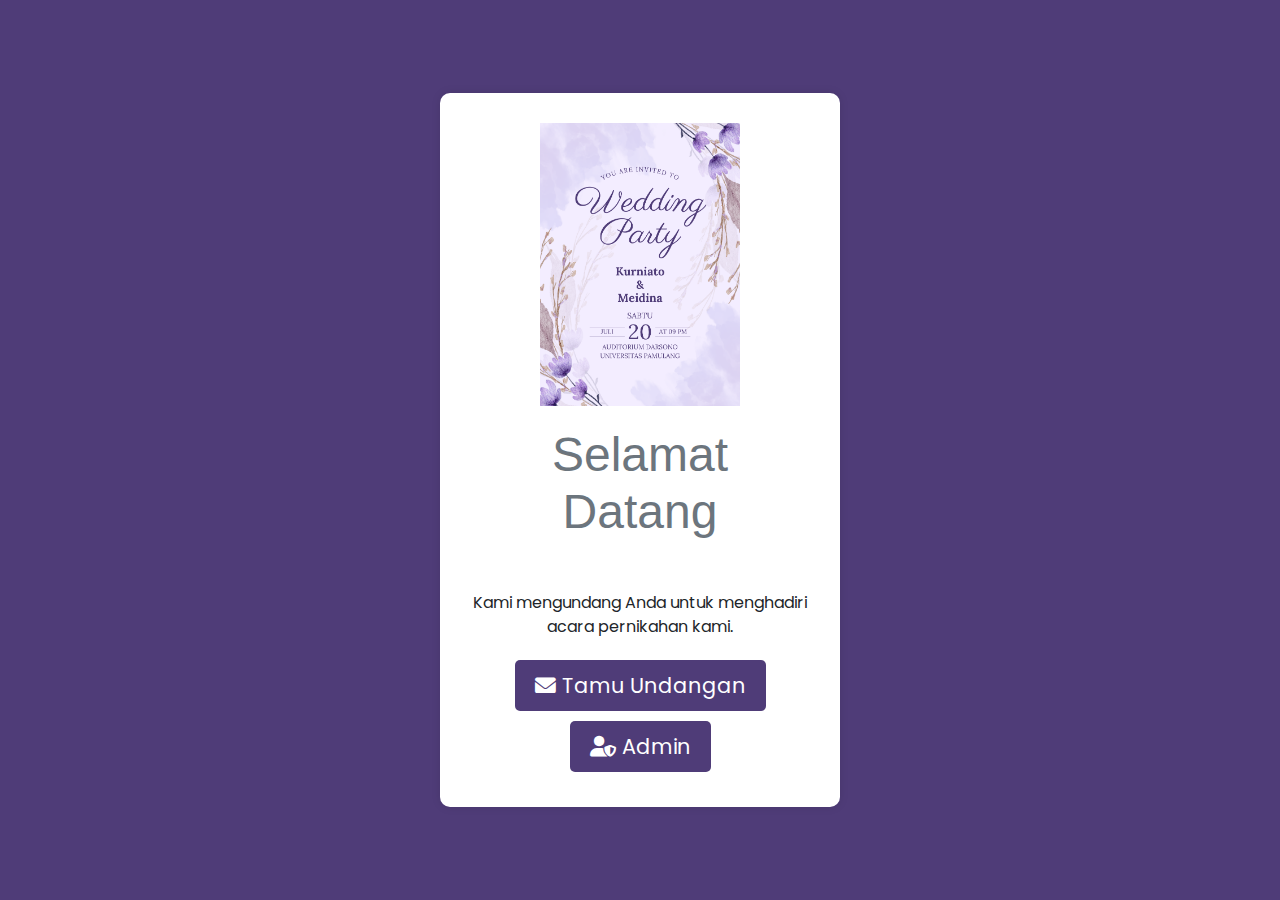
<file: index.html>
<!DOCTYPE html>
<html lang="id">
<head>
    <meta charset="UTF-8">
    <meta name="viewport" content="width=device-width, initial-scale=1.0">
    <title>Selamat Datang</title>
    
    <link href="https://cdn.jsdelivr.net/npm/bootstrap@5.3.0-alpha1/dist/css/bootstrap.min.css" rel="stylesheet">
    <link href="https://fonts.googleapis.com/css2?family=Poppins:wght@300;400;500;600&family=Dancing+Script:wght@400;500;600;700&display=swap" rel="stylesheet">
    <link rel="stylesheet" href="https://cdnjs.cloudflare.com/ajax/libs/font-awesome/6.0.0-beta3/css/all.min.css">

    <style>
        body {
            background-color: #4F3C78;
            font-family: 'Poppins', sans-serif;
            display: flex;
            justify-content: center;
            align-items: center;
            height: 100vh;
            margin: 0;
            overflow: hidden;
        }

        .welcome-card {
            background-color: #ffffff;
            border: none;
            border-radius: 10px;
            box-shadow: 0 0 10px rgba(0, 0, 0, 0.1);
            text-align: center;
            padding: 30px;
            max-width: 400px;
            width: 100%;
            opacity: 1;
            transition: opacity 1s ease-in-out;
        }

        .welcome-card img {
            max-width: 200px;
            height: auto;
            margin-bottom: 20px;
        }

        .welcome-title {
            font-size: 3.0rem;
            color: #6c757d;
            margin-bottom: 50px;
            font-family: Mistral, Helvetica, sans-serif;
        }

        .welcome-card p {
        }

        .welcome-button,
        .admin-button {
            font-size: 1.3rem;
            color: #ffffff;
            background-color: #4F3C78;
            border: none;
            border-radius: 5px;
            padding: 10px 20px;
            text-decoration: none;
            transition: background-color 0.3s;
            margin: 5px;
            cursor: pointer;
            outline: none;
        }

        .welcome-button:hover,
        .admin-button:hover {
            background-color: #4400ff;
        }

        @media (max-width: 768px) {
            body {
                padding: 10px;
                height: 100vh;
                display: flex;
                justify-content: center;
                align-items: center;
            }
            .welcome-card {
                padding: 20px;
            }
            .welcome-title {
                font-size: 2rem;
            }
            .welcome-button,
            .admin-button {
                font-size: 1rem;
                padding: 8px 16px;
            }
        }

        @media (max-width: 480px) {
            body {
                padding: 10px;
                height: 100vh;
                display: flex;
                justify-content: center;
                align-items: center;
            }
            .welcome-title {
                font-size: 1.5rem;
            }
            .welcome-card img {
                max-width: 150px;
            }
            .welcome-button,
            .admin-button {
                font-size: 0.9rem;
                padding: 6px 12px;
            }
        }
    </style>
</head>
<body>
    
    <!-- Audio Backsound -->
    <audio autoplay loop>
        <source src="assets/audio/apake.mp3" type="audio/mpeg">
        Your browser does not support the audio element.
    </audio>

    <div class="welcome-card" id="welcomeCard">
        <img src="assets/img/indexx.png" alt="Gambar Selamat Datang">
        <h1 class="welcome-title">Selamat Datang</h1>
        <p>Kami mengundang Anda untuk menghadiri acara pernikahan kami.</p>
        <button class="welcome-button" id="openInvitationButton">
            <i class="fas fa-envelope"></i> Tamu Undangan
        </button>
        <button class="admin-button" id="adminButton">
            <i class="fas fa-user-shield"></i> Admin
        </button>
    </div>

    <script>
        document.getElementById('openInvitationButton').addEventListener('click', function() {
            const welcomeCard = document.getElementById('welcomeCard');
            welcomeCard.classList.add('fade-out');
            setTimeout(function() {
                window.location.href = 'undangan.html';
            }, 1000);
        });

        document.getElementById('adminButton').addEventListener('click', function() {
            const username = prompt("Masukkan Username:");
            const password = prompt("Masukkan Password:");
            if (username === "admin" && password === "unpam") {
                window.location.href = 'admin.php';
            } else {
                alert("Username atau Password salah.");
            }
        });
    </script>
</body>
</html>
</file>
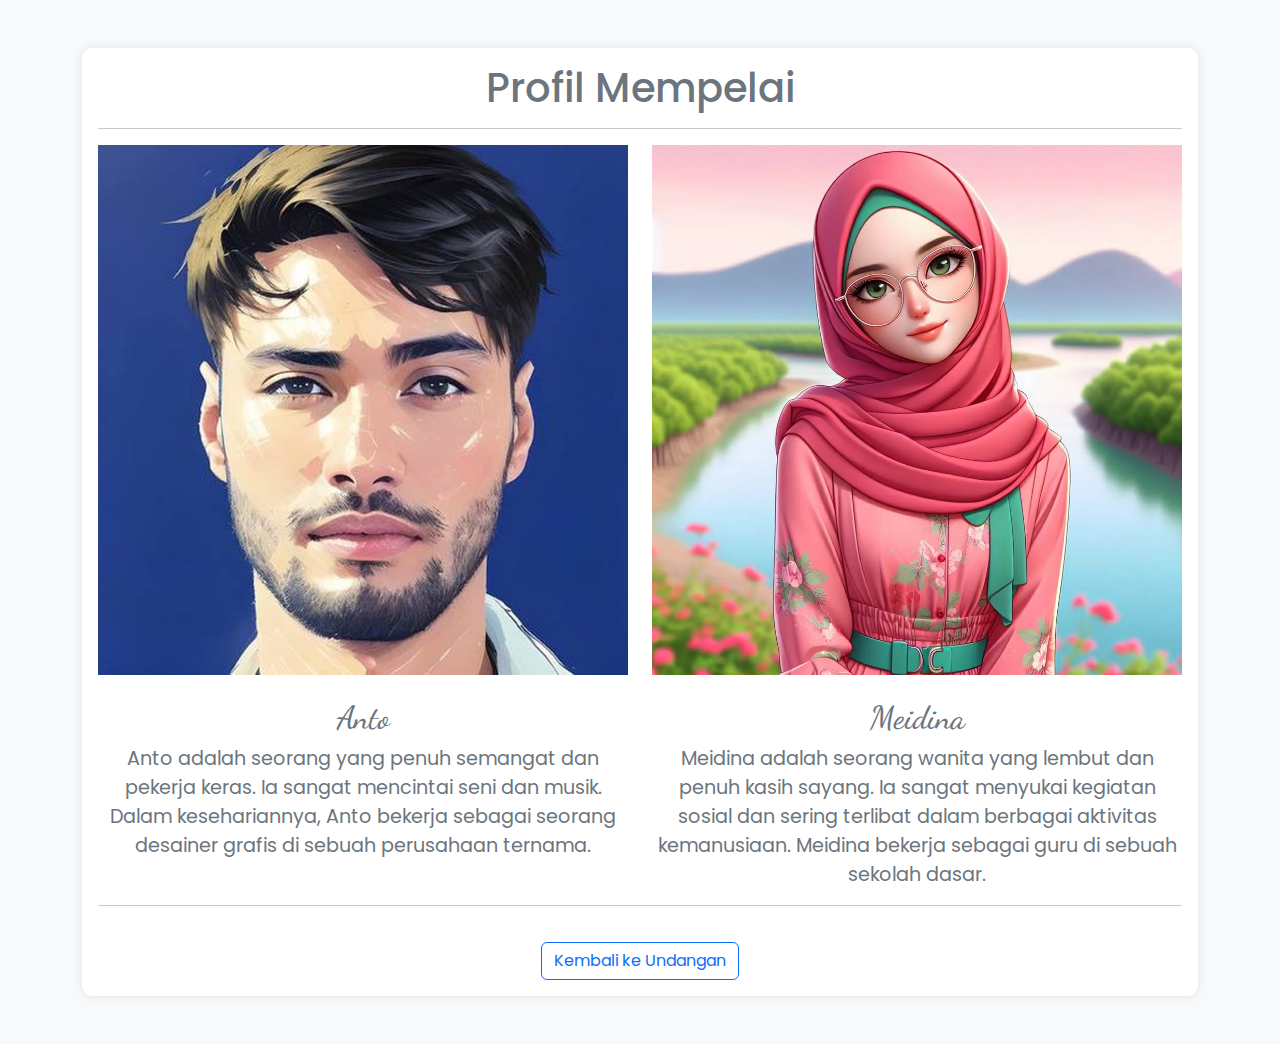
<file: profil.html>
<!DOCTYPE html>
<html lang="en">
<head>
    <meta charset="UTF-8">
    <meta name="viewport" content="width=device-width, initial-scale=1.0">
    <title>Profil Mempelai</title>
    <!-- Bootstrap CSS -->
    <link href="https://cdn.jsdelivr.net/npm/bootstrap@5.3.0-alpha1/dist/css/bootstrap.min.css" rel="stylesheet">
    <!-- Font Awesome CSS -->
    <link rel="stylesheet" href="https://cdnjs.cloudflare.com/ajax/libs/font-awesome/6.0.0-beta3/css/all.min.css" integrity="sha512-Xb7P0yU69QcoU88lIbi4ecGVi+5e62/3N/vkFhjItb9+G7IQG2qGYZi17WWY9Rb6KCrdbKfNkftXNv/yu3kW5g==" crossorigin="anonymous" referrerpolicy="no-referrer" />
    <!-- Google Fonts - Poppins and Dancing Script -->
    <link href="https://fonts.googleapis.com/css2?family=Poppins:wght@300;400;500;600&family=Dancing+Script:wght@400;500;600;700&display=swap" rel="stylesheet">
    <!-- Custom CSS -->
    <style>
        body {
            background-color: #f8f9fa;
            font-family: 'Poppins', sans-serif;
        }

        .card {
            background-color: #ffffff;
            border: none;
            border-radius: 10px;
            box-shadow: 0 0 10px rgba(0, 0, 0, 0.1);
            margin-top: 30px;
        }

        .card-title {
            font-size: 2.5rem;
            color: #6c757d;
        }

        .card-text {
            font-size: 1.2rem;
            color: #6c757d;
        }

        .latin-font {
            font-family: 'Dancing Script', cursive;
            font-size: 2rem;
            color: #6c757d;
        }

        .img-fluid {
            max-width: 100%;
            height: auto;
        }

        .btn-back {
            margin-top: 20px;
        }
    </style>
</head>
<body>
    <audio id="background-music" loop>
        <source src="assets/audio/drunk.mp3" type="audio/mpeg">
        Your browser does not support the audio element.
    </audio>

    <div class="container my-5">
        <div class="card">
            <div class="card-body text-center">
                <h1 class="card-title">Profil Mempelai</h1>
                <hr>
                <div class="row">
                    <div class="col-md-6">
                        <img src="assets/img/a.jpg" class="img-fluid mb-4" alt="Foto Anto">
                        <h2 class="latin-font">Anto</h2>
                        <p class="card-text">Anto adalah seorang yang penuh semangat dan pekerja keras. Ia sangat mencintai seni dan musik. Dalam kesehariannya, Anto bekerja sebagai seorang desainer grafis di sebuah perusahaan ternama.</p>
                    </div>
                    <div class="col-md-6">
                        <img src="assets/img/d.png" class="img-fluid mb-4" alt="Foto Meidina">
                        <h2 class="latin-font">Meidina</h2>
                        <p class="card-text">Meidina adalah seorang wanita yang lembut dan penuh kasih sayang. Ia sangat menyukai kegiatan sosial dan sering terlibat dalam berbagai aktivitas kemanusiaan. Meidina bekerja sebagai guru di sebuah sekolah dasar.</p>
                    </div>
                </div>
                <hr>
                <a href="undangan.html" class="btn btn-outline-primary btn-back">
                    <i class="fas fa-arrow-left"></i> Kembali ke Undangan
                </a>
            </div>
        </div>
    </div>

    <!-- Bootstrap Bundle with Popper -->
    <script src="https://cdn.jsdelivr.net/npm/bootstrap@5.3.0-alpha1/dist/js/bootstrap.bundle.min.js"></script>
    <script>
        window.addEventListener('load', function() {
            var audio = document.getElementById('background-music');
            audio.play().catch(function(error) {
                console.log('Background music play was prevented by the browser:', error);
            });
        });
    </script>
</body>
</html>
</file>
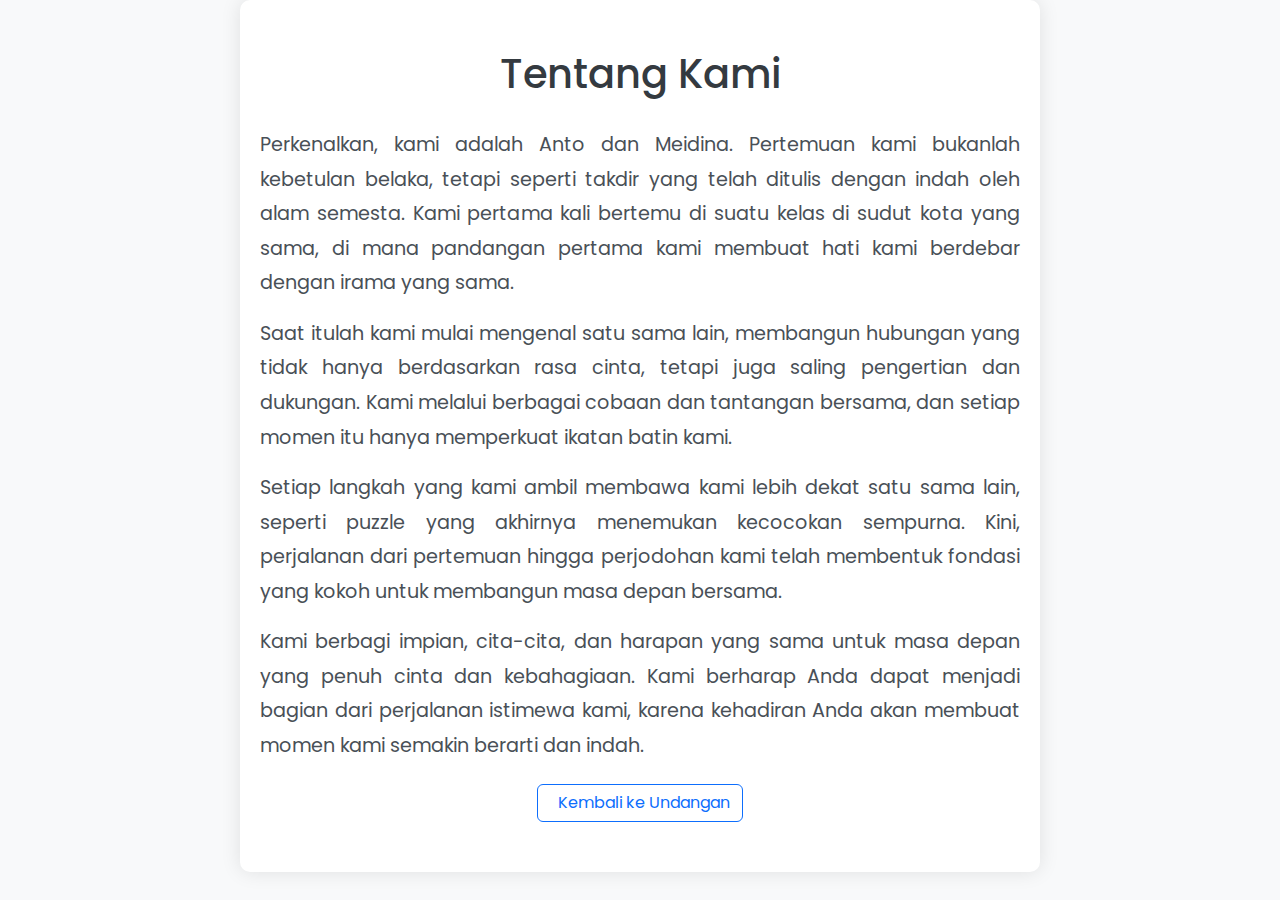
<file: tentang_kami.html>
<!DOCTYPE html>
<html lang="en">
<head>
    <meta charset="UTF-8">
    <meta name="viewport" content="width=device-width, initial-scale=1.0">
    <title>Tentang Kami</title>
    <!-- Bootstrap CSS -->
    <link href="https://cdn.jsdelivr.net/npm/bootstrap@5.3.0-alpha1/dist/css/bootstrap.min.css" rel="stylesheet">
    <!-- Font Awesome CSS -->
    <link rel="stylesheet" href="https://cdnjs.cloudflare.com/ajax/libs/font-awesome/6.0.0-beta3/css/all.min.css" integrity="sha512-Xb7P0yU69QcoU88lIbi4ecGVi+5e62/3N/vkFhjItb9+G7IQG2qGYZi17WWY9Rb6KCrdbKfNkftXNv/yu3kW5g==" crossorigin="anonymous" referrerpolicy="no-referrer" />
    <!-- Google Fonts - Poppins and Dancing Script -->
    <link href="https://fonts.googleapis.com/css2?family=Poppins:wght@300;400;500;600&family=Dancing+Script:wght@400;500;600;700&display=swap" rel="stylesheet">
    <!-- Custom CSS -->
    <style>
        body {
            background-color: #f8f9fa;
            font-family: 'Poppins', sans-serif;
            color: #495057;
        }

        .container {
            max-width: 800px;
            margin: auto;
            padding: 50px 20px;
            text-align: justify;
            background-color: #ffffff;
            border-radius: 10px;
            box-shadow: 0 0 20px rgba(0, 0, 0, 0.1);
        }

        h1 {
            font-size: 2.5rem;
            color: #343a40;
            text-align: center;
            margin-bottom: 30px;
        }

        p {
            font-size: 1.2rem;
            line-height: 1.8;
        }

        .btn-back {
            margin-top: 20px;
            text-align: center;
        }
    </style>
</head>
<body>
    <!-- Audio Player -->
    <audio id="bg-music" autoplay loop>
        <source src="assets/audio/background-music.mp3" type="audio/mpeg">
        Your browser does not support the audio element.
    </audio>

    <div class="container">
        <h1>Tentang Kami</h1>
        <p>Perkenalkan, kami adalah Anto dan Meidina. Pertemuan kami bukanlah kebetulan belaka, tetapi seperti takdir yang telah ditulis dengan indah oleh alam semesta. Kami pertama kali bertemu di suatu kelas di sudut kota yang sama, di mana pandangan pertama kami membuat hati kami berdebar dengan irama yang sama.</p>
        <p>Saat itulah kami mulai mengenal satu sama lain, membangun hubungan yang tidak hanya berdasarkan rasa cinta, tetapi juga saling pengertian dan dukungan. Kami melalui berbagai cobaan dan tantangan bersama, dan setiap momen itu hanya memperkuat ikatan batin kami.</p>
        <p>Setiap langkah yang kami ambil membawa kami lebih dekat satu sama lain, seperti puzzle yang akhirnya menemukan kecocokan sempurna. Kini, perjalanan dari pertemuan hingga perjodohan kami telah membentuk fondasi yang kokoh untuk membangun masa depan bersama.</p>
        <p>Kami berbagi impian, cita-cita, dan harapan yang sama untuk masa depan yang penuh cinta dan kebahagiaan. Kami berharap Anda dapat menjadi bagian dari perjalanan istimewa kami, karena kehadiran Anda akan membuat momen kami semakin berarti dan indah.</p>

        <div class="btn-back">
            <a href="undangan.html" class="btn btn-outline-primary">
                <i class="fas fa-arrow-left me-2"></i> Kembali ke Undangan
            </a>
        </div>
    </div>

    <!-- Bootstrap Bundle with Popper -->
    <script src="https://cdn.jsdelivr.net/npm/bootstrap@5.3.0-alpha1/dist/js/bootstrap.bundle.min.js"></script>
</body>
</html>
</file>
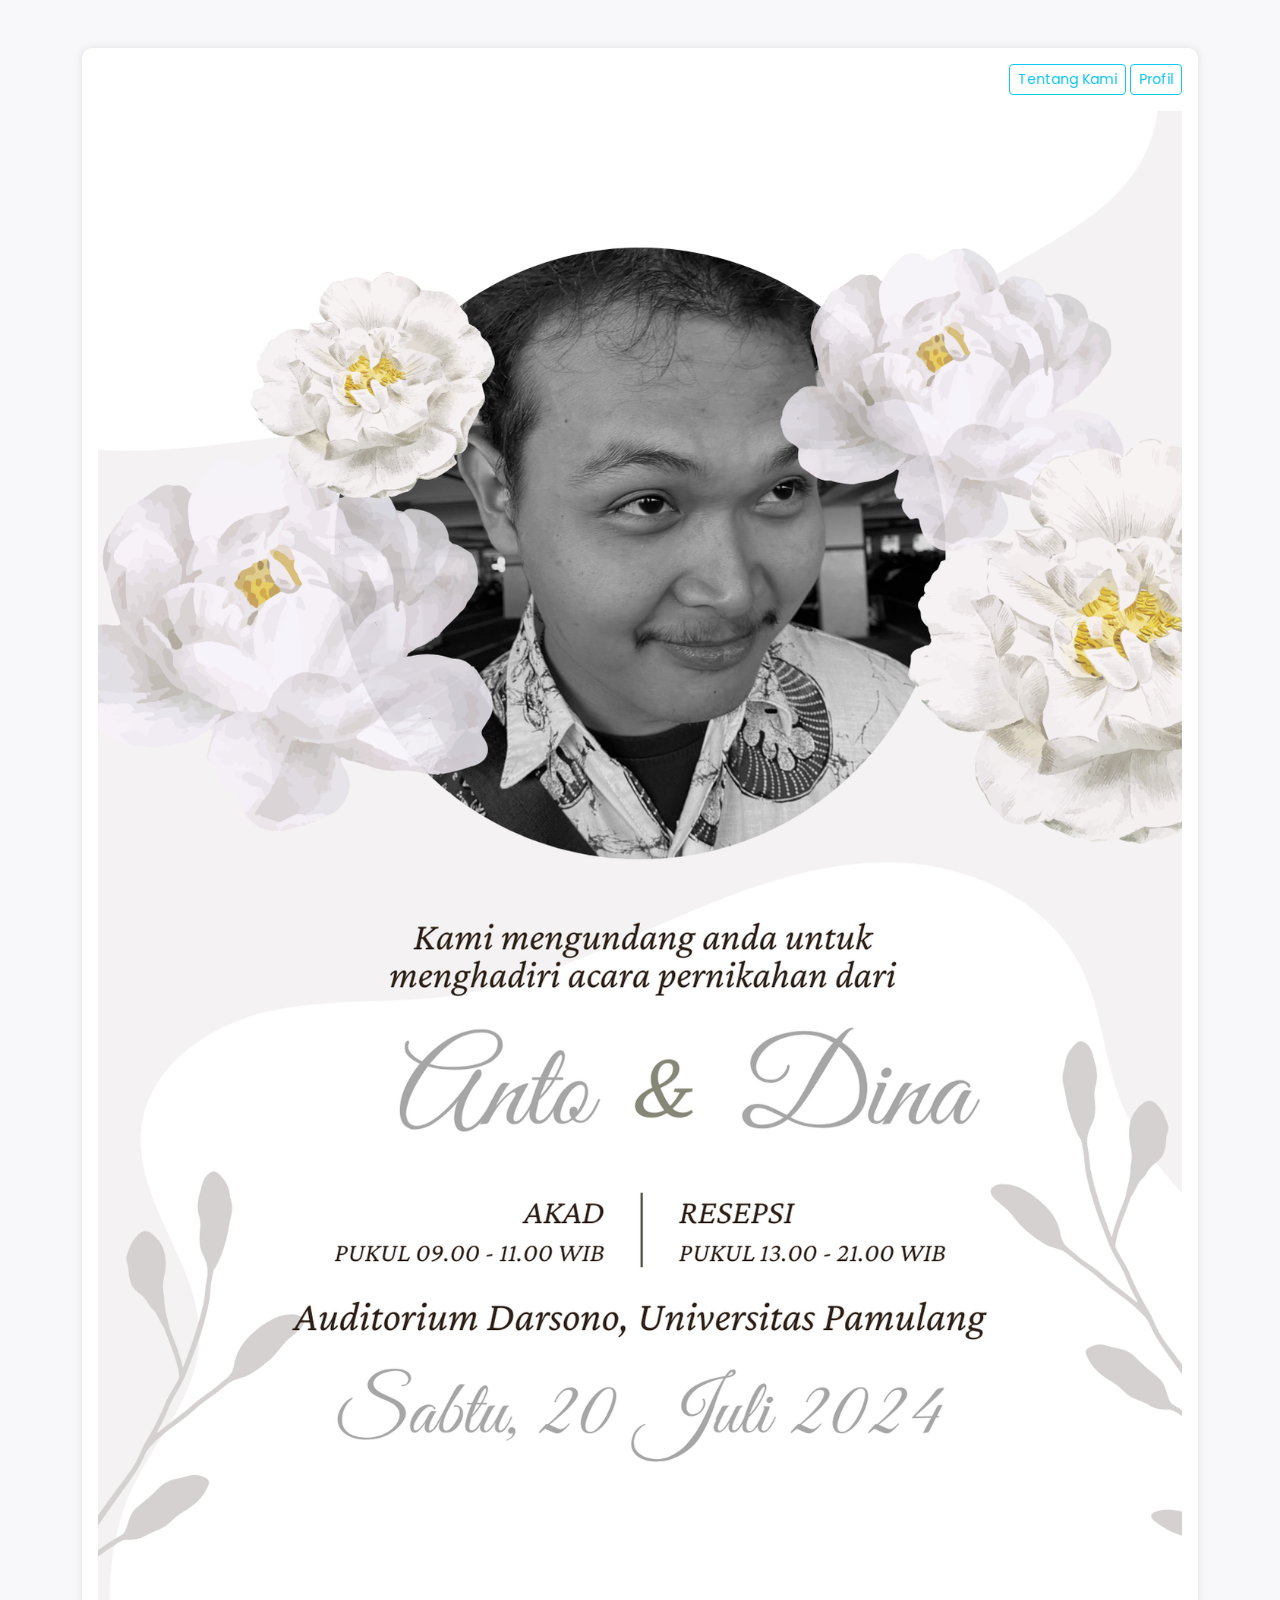
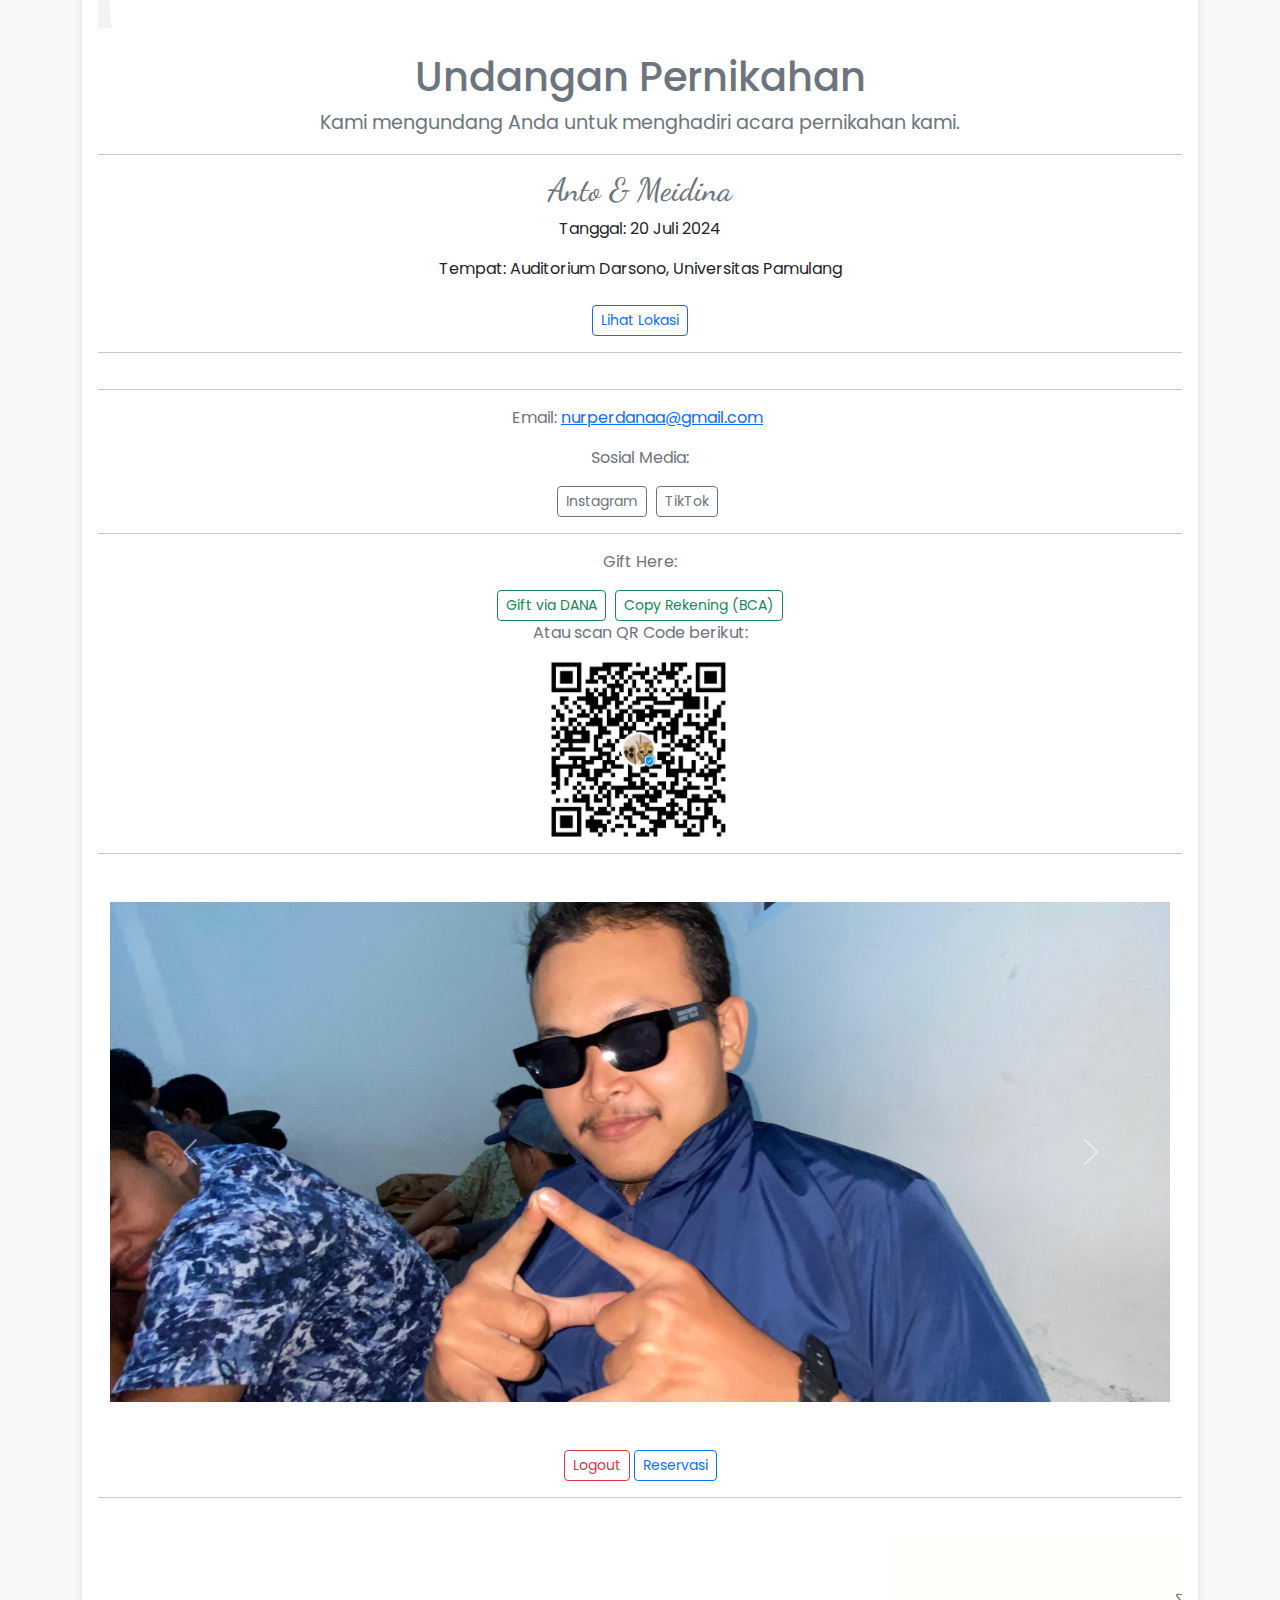
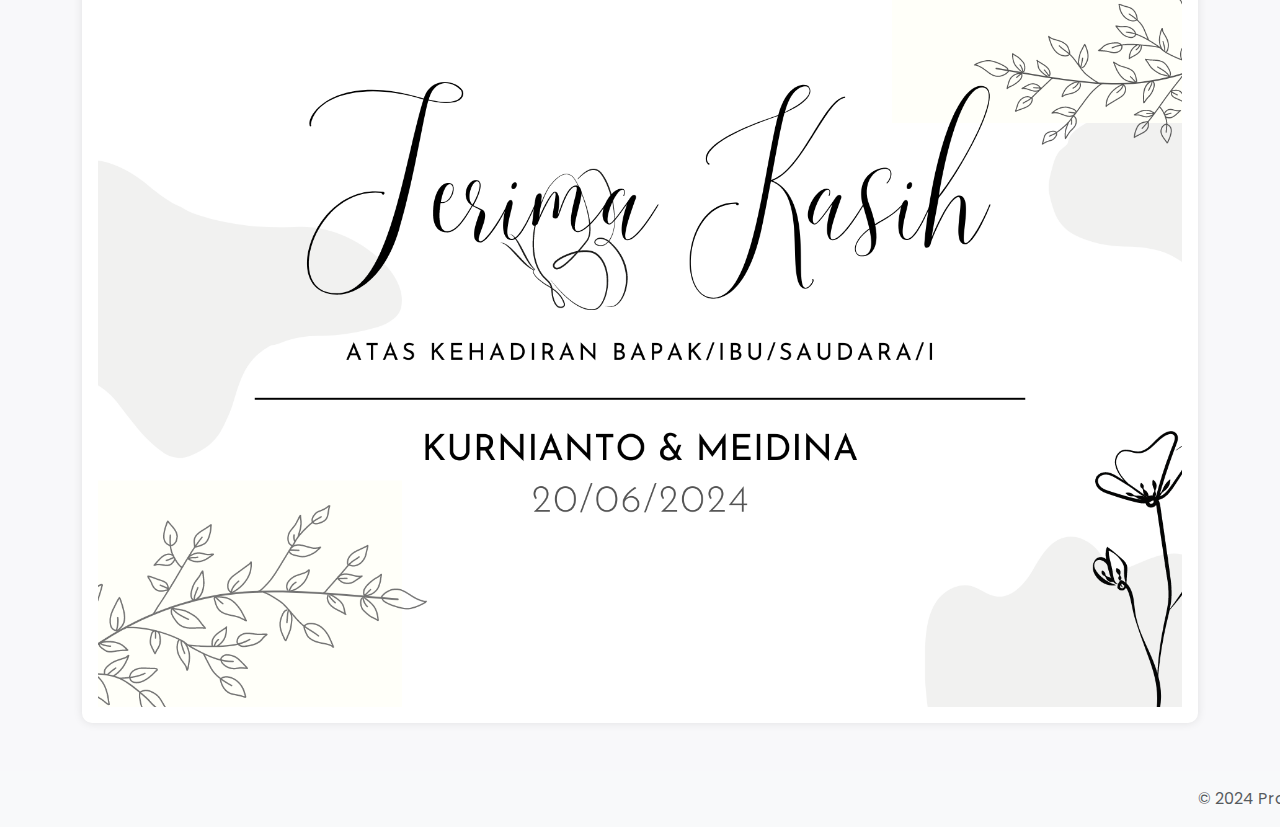
<file: undangan.html>
<!DOCTYPE html>
<html lang="id">
<head>
    <meta charset="UTF-8">
    <meta name="viewport" content="width=device-width, initial-scale=1.0">
    <title>Undangan Pernikahan</title>
    <!-- Bootstrap CSS -->
    <link href="https://cdn.jsdelivr.net/npm/bootstrap@5.3.0-alpha1/dist/css/bootstrap.min.css" rel="stylesheet">
    <!-- Font Awesome CSS -->
    <link rel="stylesheet" href="https://cdnjs.cloudflare.com/ajax/libs/font-awesome/6.0.0-beta3/css/all.min.css" integrity="sha512-Xb7P0yU69QcoU88lIbi4ecGVi+5e62/3N/vkFhjItb9+G7IQG2qGYZi17WWY9Rb6KCrdbKfNkftXNv/yu3kW5g==" crossorigin="anonymous" referrerpolicy="no-referrer" />
    <!-- Google Fonts - Poppins and Dancing Script -->
    <link href="https://fonts.googleapis.com/css2?family=Poppins:wght@300;400;500;600&family=Dancing+Script:wght@400;500;600;700&display=swap" rel="stylesheet">
    <!-- Custom CSS -->
    <style>
        body {
            background-color: #f8f8fa;
            font-family: 'Poppins', sans-serif;
        }

        .card {
            background-color: #ffffff;
            border: none;
            border-radius: 10px;
            box-shadow: 0 0 10px rgba(0, 0, 0, 0.1);
        }

        .card-title {
            font-size: 2.5rem;
            color: #6c757d;
        }

        .card-text {
            font-size: 1.2rem;
            color: #6c757d;
        }

        .contact-info p,
        .donation-info p {
            font-size: 1rem;
            color: #6c757d;
        }

        .contact-info a,
        .donation-info a {
            margin-right: 5px;
        }

        .img-fluid {
            max-width: 100%;
            height: auto;
        }

        .footer {
            width: 100%;
            background-color: #f8f9fa;
            overflow: hidden;
            white-space: nowrap;
        }

        .footer-content {
            display: inline-block;
            padding-left: 100%;
            animation: marquee 15s linear infinite;
        }

        @keyframes marquee {
            0% {
                transform: translateX(0);
            }
            100% {
                transform: translateX(-100%);
            }
        }

        .latin-font {
            font-family: 'Dancing Script', cursive;
            font-size: 2rem; /* Adjust font size as needed */
            color: #6c757d;
        }

        .carousel-item img {
            max-height: 500px; /* Adjust the height as needed */
            object-fit: cover;
        }

        .countdown {
            font-size: 2rem;
            color: #6c757d;
            margin-top: 20px;
        }

        .countdown-container {
            display: flex;
            justify-content: center;
            gap: 15px;
            margin-top: 20px;
        }

        .countdown-item {
            background-color: #343a40;
            color: #fff;
            padding: 10px 20px;
            border-radius: 5px;
            font-family: 'Courier New', Courier, monospace;
            text-align: center;
        }

        .countdown-item span {
            display: block;
            font-size: 1rem;
            color: #adb5bd;
        }
    </style>
</head>
<body>
    <!-- Audio Player -->
    <audio id="bg-music" autoplay loop>
        <source src="assets/audio/bunga.mp3" type="audio/mpeg">
        Your browser does not support the audio element.
    </audio>

    <div class="container my-5">
        <div class="card">
            <div class="card-body text-center">
                <!-- Tombol Tentang Kami dan Profil -->
                <div class="text-end mb-3">
                    <a href="tentang_kami.html" class="btn btn-outline-info btn-sm">
                        Tentang Kami
                    </a>
                    <a href="profil.html" class="btn btn-outline-info btn-sm">
                        Profil
                    </a>
                </div>
                <img src="assets/img/h1.png" class="img-fluid mb-4" alt="Pengantin">
                <h1 class="card-title">Undangan Pernikahan</h1>
                <p class="card-text">Kami mengundang Anda untuk menghadiri acara pernikahan kami.</p>
                <hr>
                <h2 class="latin-font">Anto & Meidina</h2>
                <p>Tanggal: 20 Juli 2024</p>
                <p>Tempat: Auditorium Darsono, Universitas Pamulang</p>
                <a href="https://www.google.com/maps/search/?api=1&query=Auditorium+Darsono,+Universitas+Pamulang" target="_blank" class="btn btn-outline-primary btn-sm mt-2">
                    <i class="fas fa-map-marker-alt"></i> Lihat Lokasi
                </a>
                <hr>
                <div id="countdown" class="countdown-container"></div>
                <hr>
                <div class="contact-info">
                    <p>Email: <a href="mailto:nurperdanaa@gmail.com">nurperdanaa@gmail.com</a></p>
                    <p>Sosial Media:</p>
                    <a href="https://www.instagram.com/afrzlprdnaaa_?igsh=NTd0am82dGR3ZjE4" target="_blank" class="btn btn-outline-secondary btn-sm">
                        <i class="fab fa-instagram"></i> Instagram
                    </a>
                    <a href="https://www.tiktok.com/@aniesbaswedan?is_from_webapp=1&sender_device=pc" target="_blank" class="btn btn-outline-secondary btn-sm">
                        <i class="fab fa-tiktok"></i> TikTok
                    </a>
                </div>
                <hr>
                <div class="donation-info">
                    <p>Gift Here:</p>
                    <a href="https://link.dana.id/qr/https://qr.dana.id/v1/281012012021052814979782" target="_blank" class="btn btn-outline-success btn-sm">Gift via DANA</a>
                    <button id="copyRekeningBtn" class="btn btn-outline-success btn-sm" onclick="copyRekening()">Copy Rekening (BCA)</button>
                    <p>Atau scan QR Code berikut:</p>
                    <img src="assets/img/br.jpg" alt="QR Code DANA" class="img-fluid" style="max-width: 200px;">
                </div>
                <hr>
                <div class="container my-5">
                    <div id="weddingCarousel" class="carousel slide" data-bs-ride="carousel">
                        <div class="carousel-inner">
                            <div class="carousel-item active">
                                <img src="assets/img/g1.jpg" class="d-block w-100" alt="Gambar 1">
                            </div>
                            <div class="carousel-item">
                                <img src="assets/img/g2.jpg" class="d-block w-100" alt="Gambar 2">
                            </div>
                            <div class="carousel-item">
                                <img src="assets/img/g3.jpg" class="d-block w-100" alt="Gambar 3">
                            </div>
                            <!-- Tambahkan lebih banyak slide gambar sesuai kebutuhan -->
                        </div>
                        <a class="carousel-control-prev" href="#weddingCarousel" role="button" data-bs-slide="prev">
                            <span class="carousel-control-prev-icon" aria-hidden="true"></span>
                            <span class="visually-hidden">Previous</span>
                        </a>
                        <a class="carousel-control-next" href="#weddingCarousel" role="button" data-bs-slide="next">
                            <span class="carousel-control-next-icon" aria-hidden="true"></span>
                            <span class="visually-hidden">Next</span>
                        </a>
                    </div>
                </div>
                <!-- Tombol Logout -->
                <a href="index.html" class="btn btn-outline-danger btn-sm">
                    <i class="fas fa-sign-out-alt"></i> Logout
                </a>
                <!-- Tombol Reservasi -->
                <a href="reservasi.html" class="btn btn-outline-primary btn-sm">
                    <i class="fas fa-calendar-plus"></i> Reservasi
                </a>
                <hr>
                <div class="thank-you-note">
                    <img src="assets/img/th.png" class="img-fluid mt-4" alt="Ucapan Terima Kasih">
                </div>
            </div>
        </div>
    </div>

    <footer class="footer mt-auto py-3">
        <div class="container text-center">
            <div class="footer-content">
                <span class="text-muted">&copy; 
                    2024 Project Undangan By : Afrizal Nur Perdana</span>
                </div>
                </div>
                </footer>
                <!-- Bootstrap Bundle with Popper -->
<script src="https://cdn.jsdelivr.net/npm/bootstrap@5.3.0-alpha1/dist/js/bootstrap.bundle.min.js"></script>
<script>
    function copyRekening() {
        const rekeningNumber = '78638291646';
        navigator.clipboard.writeText(rekeningNumber).then(() => {
            alert('Nomor rekening berhasil disalin nih bang: ' + rekeningNumber);
        }).catch(err => {
            alert('Gagal menyalin nomor rekening', err);
        });
    }

    // Countdown Timer
    const countDownDate = new Date("July 20, 2024 00:00:00").getTime();

    const countdownFunction = setInterval(() => {
        const now = new Date().getTime();
        const distance = countDownDate - now;

        const days = Math.floor(distance / (1000 * 60 * 60 * 24));
        const hours = Math.floor((distance % (1000 * 60 * 60 * 24)) / (1000 * 60 * 60));
        const minutes = Math.floor((distance % (1000 * 60 * 60)) / (1000 * 60));
        const seconds = Math.floor((distance % (1000 * 60)) / 1000);

        // Update countdown display
        document.getElementById("countdown").innerHTML = `
            <div class="countdown-item">
                <span>${days}</span>
                Hari
            </div>
            <div class="countdown-item">
                <span>${hours}</span>
                Jam
            </div>
            <div class="countdown-item">
                <span>${minutes}</span>
                Menit
            </div>
            <div class="countdown-item">
                <span>${seconds}</span>
                Detik
            </div>
        `;

       
        if (distance < 0) {
            clearInterval(countdownFunction);
            document.getElementById("countdown").innerHTML = "Hari Pernikahan Telah Tiba!";
        }
    }, 1000);
</script>
</body>
</html>
</file>
